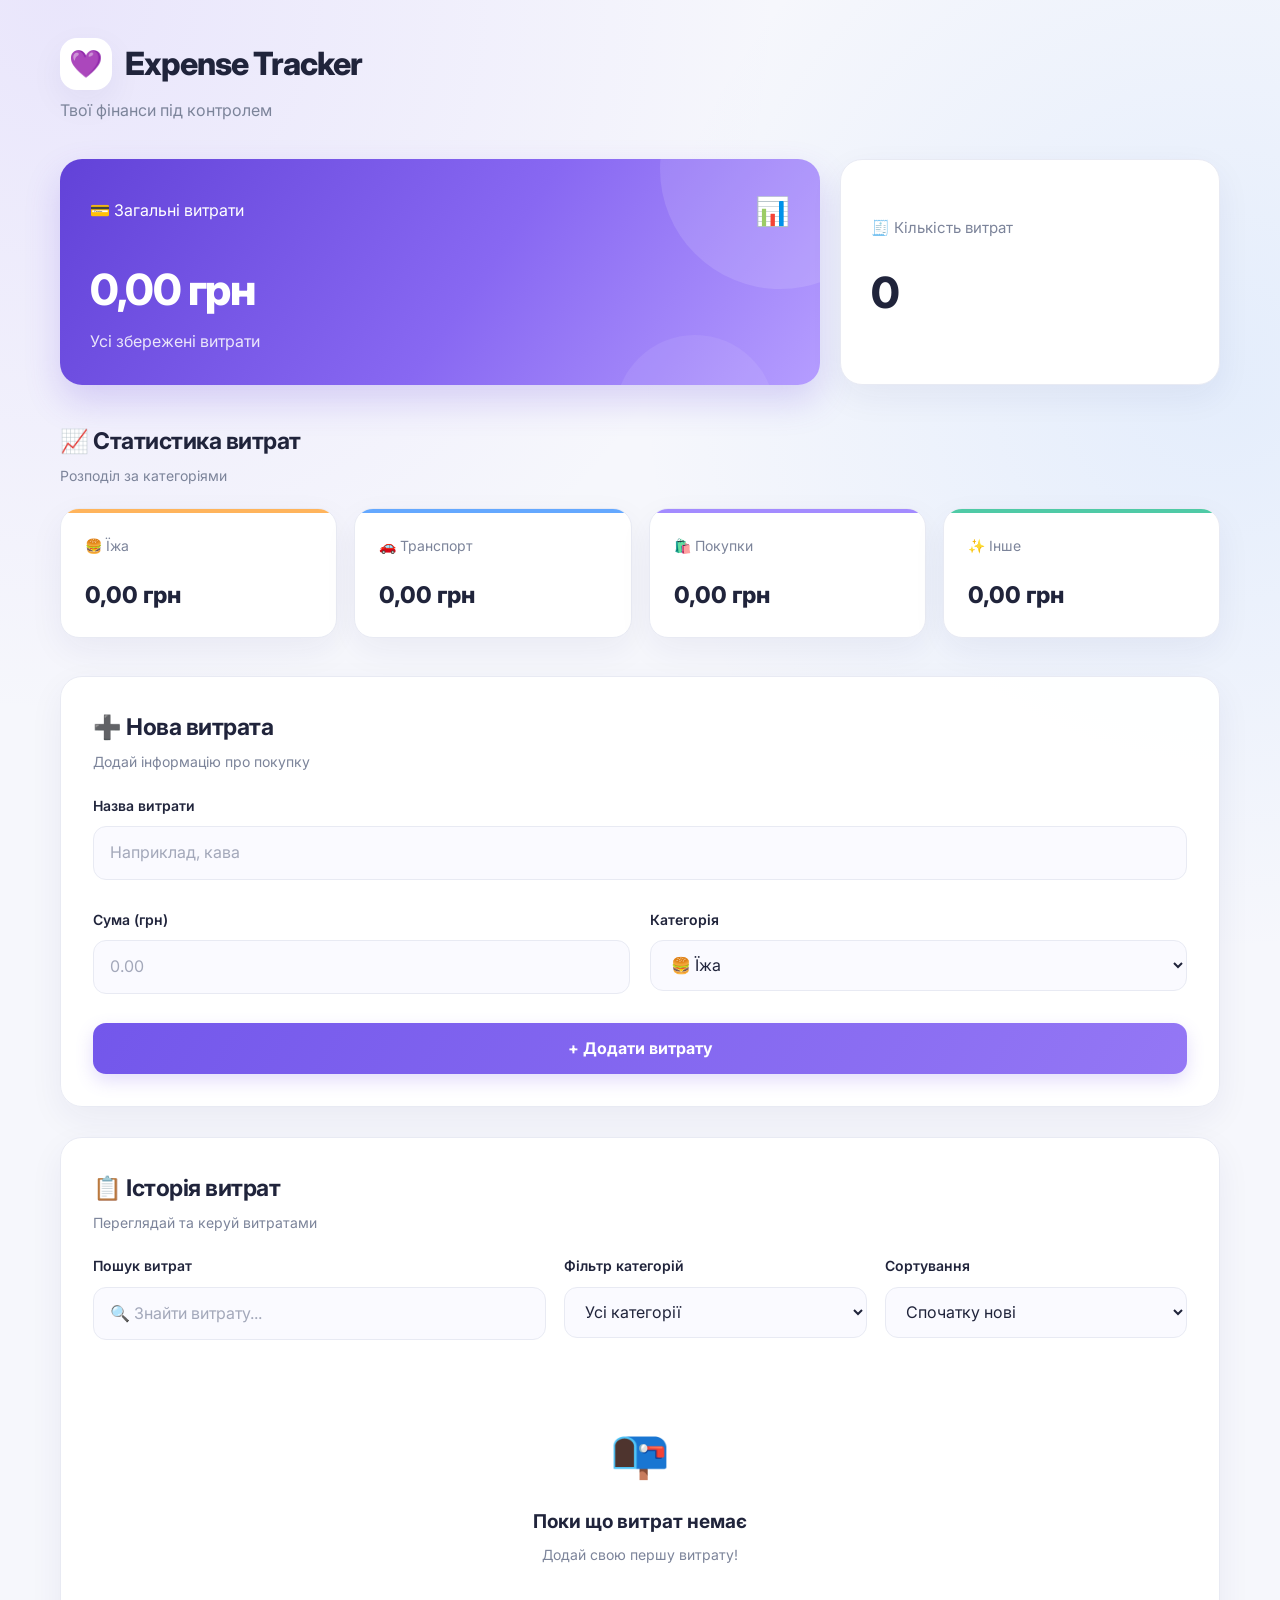
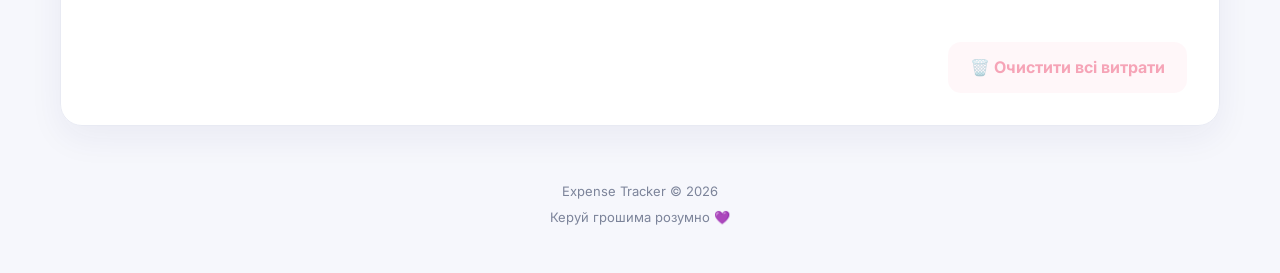
<file: expense tracker/index.html>
<!DOCTYPE html>
<html lang="uk">
<head>
  <meta charset="UTF-8">
  <meta name="viewport"
        content="width=device-width, initial-scale=1.0">

  <meta name="theme-color" content="#f7f7ff">
  <meta name="description"
        content="Expense Tracker — облік особистих витрат">

  <title>Expense Tracker | Мої фінанси</title>

  <link rel="stylesheet" href="style.css">
  <script src="script.js" defer></script>
</head>

<body>
  <div class="app-container">

    <!-- Шапка сайту -->
    <header class="header">
      <div class="logo">
        <span class="logo-icon">💜</span>
        <h1>Expense Tracker</h1>
      </div>

      <p class="subtitle">
        Твої фінанси під контролем
      </p>
    </header>

    <main>

      <!-- Загальна статистика -->
      <section class="dashboard">
        <div class="balance-card">
          <div class="card-header">
            <span>💳 Загальні витрати</span>
            <span class="card-icon">📊</span>
          </div>

          <h2 id="totalAmount">0,00 грн</h2>
          <p>Усі збережені витрати</p>
        </div>

        <div class="info-card">
          <span>🧾 Кількість витрат</span>
          <h3 id="expenseCount">0</h3>
        </div>
      </section>

      <!-- Статистика за категоріями -->
      <section class="statistics">
        <div class="section-heading">
          <h2>📈 Статистика витрат</h2>
          <p>Розподіл за категоріями</p>
        </div>

        <div class="stats-grid">
          <div class="stat-card food">
            <span>🍔 Їжа</span>
            <h3 id="foodTotal">0,00 грн</h3>
          </div>

          <div class="stat-card transport">
            <span>🚗 Транспорт</span>
            <h3 id="transportTotal">0,00 грн</h3>
          </div>

          <div class="stat-card shopping">
            <span>🛍️ Покупки</span>
            <h3 id="shoppingTotal">0,00 грн</h3>
          </div>

          <div class="stat-card other">
            <span>✨ Інше</span>
            <h3 id="otherTotal">0,00 грн</h3>
          </div>
        </div>
      </section>

      <!-- Форма додавання -->
      <section class="form-section">
        <div class="section-heading">
          <h2>➕ Нова витрата</h2>
          <p>Додай інформацію про покупку</p>
        </div>

        <form id="expenseForm" novalidate>

          <div class="form-group">
            <label for="expenseName">
              Назва витрати
            </label>

            <input
              type="text"
              id="expenseName"
              placeholder="Наприклад, кава"
              maxlength="100"
              required
            >

            <small class="error"
                   id="nameError"
                   aria-live="polite"></small>
          </div>

          <div class="form-row">
            <div class="form-group">
              <label for="expenseAmount">
                Сума (грн)
              </label>

              <input
                type="number"
                id="expenseAmount"
                placeholder="0.00"
                min="0.01"
                step="0.01"
                required
              >

              <small class="error"
                     id="amountError"
                     aria-live="polite"></small>
            </div>

            <div class="form-group">
              <label for="expenseCategory">
                Категорія
              </label>

              <select id="expenseCategory">
                <option value="Їжа">
                  🍔 Їжа
                </option>
                <option value="Транспорт">
                  🚗 Транспорт
                </option>
                <option value="Покупки">
                  🛍️ Покупки
                </option>
                <option value="Інше">
                  ✨ Інше
                </option>
              </select>
            </div>
          </div>

          <button type="submit"
                  class="btn btn-primary">
            + Додати витрату
          </button>

        </form>
      </section>

      <!-- Список витрат -->
      <section class="expenses-section">

        <div class="section-heading">
          <h2>📋 Історія витрат</h2>
          <p>Переглядай та керуй витратами</p>
        </div>

        <!-- Пошук і фільтрація -->
        <div class="toolbar">

          <div class="search-box">
            <label for="searchInput">
              Пошук витрат
            </label>

            <input
              type="search"
              id="searchInput"
              placeholder="🔍 Знайти витрату..."
            >
          </div>

          <div class="filter-box">
            <label for="categoryFilter">
              Фільтр категорій
            </label>

            <select id="categoryFilter">
              <option value="all">
                Усі категорії
              </option>
              <option value="Їжа">Їжа</option>
              <option value="Транспорт">
                Транспорт
              </option>
              <option value="Покупки">
                Покупки
              </option>
              <option value="Інше">Інше</option>
            </select>
          </div>

        </div>

        <!-- Список створюється через JavaScript -->
        <div id="expenseList"
             class="expense-list"
             aria-live="polite">
        </div>

        <!-- Повідомлення про порожній список -->
        <div id="emptyState" class="empty-state">
          <div class="empty-icon">📭</div>
          <h3>Поки що витрат немає</h3>
          <p>Додай свою першу витрату!</p>
        </div>

        <!-- Очищення -->
        <div class="expenses-footer">
          <button
            type="button"
            id="clearAllBtn"
            class="btn btn-danger">
            🗑️ Очистити всі витрати
          </button>
        </div>

      </section>

    </main>

    <footer class="footer">
      <p>Expense Tracker © 2026</p>
      <p>Керуй грошима розумно 💜</p>
    </footer>

  </div>
</body>
</html>
</file>
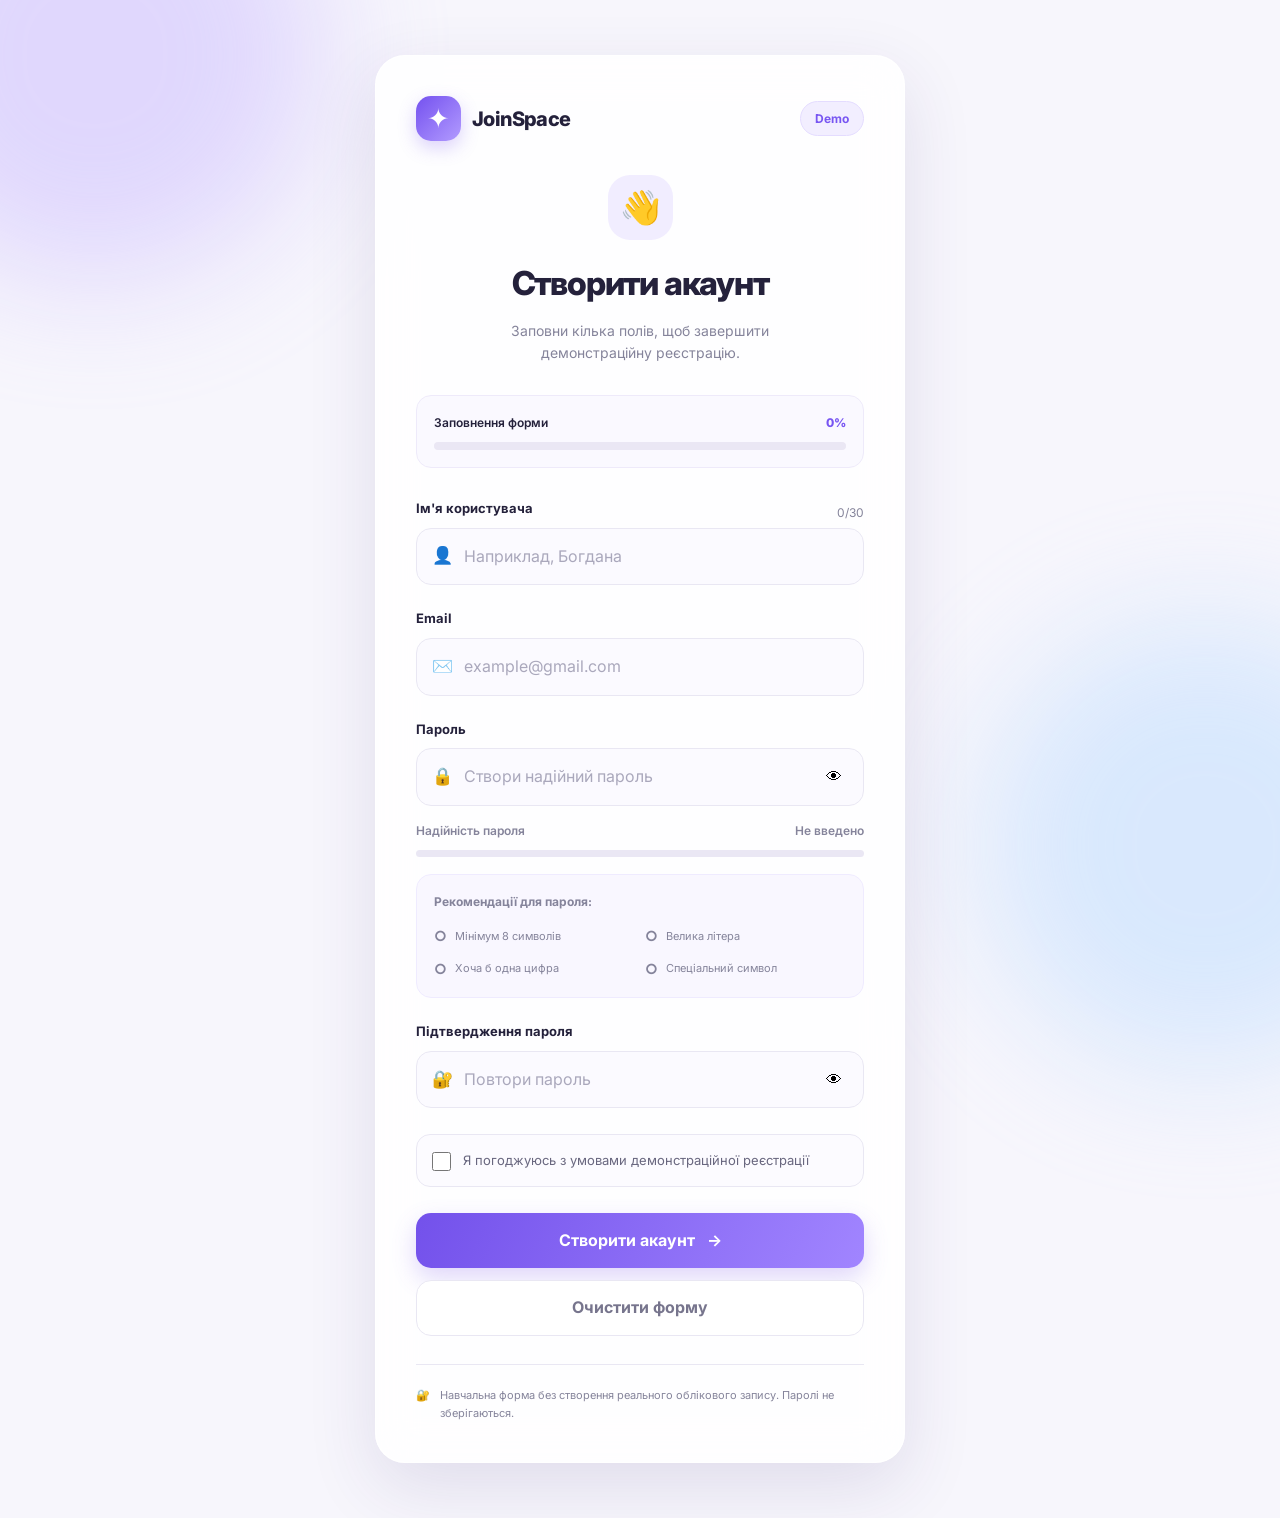
<file: registration-form/index.html>
<!DOCTYPE html>
<html lang="uk">
<head>
  <meta charset="UTF-8">
  <meta name="viewport"
        content="width=device-width, initial-scale=1.0">
  <meta name="theme-color" content="#f7f6ff">
  <meta name="description"
        content="Інтерактивна навчальна форма реєстрації">

  <title>JoinSpace | Реєстрація</title>

  <link rel="stylesheet" href="style.css">
  <script src="script.js" defer></script>
</head>

<body>
  <main class="page">

    <section class="register-card"
             aria-labelledby="pageTitle">

      <!-- Бренд -->
      <header class="brand-header">
        <div class="brand">
          <span class="brand-icon"
                aria-hidden="true">✦</span>
          <span class="brand-name">JoinSpace</span>
        </div>

        <span class="demo-badge">Demo</span>
      </header>

      <!-- Заголовок -->
      <div class="form-header">
        <div class="welcome-icon"
             aria-hidden="true">👋</div>

        <h1 id="pageTitle">Створити акаунт</h1>

        <p>
          Заповни кілька полів, щоб завершити
          демонстраційну реєстрацію.
        </p>
      </div>

      <!-- Прогрес -->
      <div class="progress-section">
        <div class="progress-heading">
          <span>Заповнення форми</span>
          <span id="progressText">0%</span>
        </div>

        <div class="progress-track"
             role="progressbar"
             id="formProgress"
             aria-label="Прогрес заповнення"
             aria-valuemin="0"
             aria-valuemax="100"
             aria-valuenow="0">
          <div class="progress-fill"
               id="progressFill"></div>
        </div>
      </div>

      <!-- Форма -->
      <form id="registrationForm" novalidate>

        <!-- Ім'я -->
        <div class="form-group">
          <div class="label-row">
            <label for="username">
              Ім'я користувача
            </label>

            <span class="field-counter"
                  id="usernameCounter">0/30</span>
          </div>

          <div class="input-wrapper">
            <span class="input-icon"
                  aria-hidden="true">👤</span>

            <input
              type="text"
              id="username"
              name="username"
              placeholder="Наприклад, Богдана"
              autocomplete="username"
              minlength="3"
              maxlength="30"
              aria-describedby="usernameError"
              required>
          </div>

          <small class="error"
                 id="usernameError"
                 aria-live="polite"></small>
        </div>

        <!-- Email -->
        <div class="form-group">
          <label for="email">Email</label>

          <div class="input-wrapper">
            <span class="input-icon"
                  aria-hidden="true">✉️</span>

            <input
              type="email"
              id="email"
              name="email"
              placeholder="example@gmail.com"
              autocomplete="email"
              aria-describedby="emailError"
              required>
          </div>

          <small class="error"
                 id="emailError"
                 aria-live="polite"></small>
        </div>

        <!-- Пароль -->
        <div class="form-group">
          <label for="password">Пароль</label>

          <div class="input-wrapper password-wrapper">
            <span class="input-icon"
                  aria-hidden="true">🔒</span>

            <input
              type="password"
              id="password"
              name="password"
              placeholder="Створи надійний пароль"
              autocomplete="new-password"
              minlength="8"
              aria-describedby="passwordRules passwordError"
              required>

            <button
              type="button"
              class="toggle-password"
              data-target="password"
              aria-label="Показати пароль"
              aria-pressed="false">
              👁
            </button>
          </div>

          <!-- Надійність -->
          <div class="password-strength">
            <div class="strength-heading">
              <span>Надійність пароля</span>
              <span id="strengthText">
                Не введено
              </span>
            </div>

            <div class="strength-track">
              <span id="strengthFill"></span>
            </div>
          </div>

          <!-- Правила пароля -->
          <div class="password-rules"
               id="passwordRules">

            <p class="rules-title">
              Рекомендації для пароля:
            </p>

            <div class="rule"
                 id="ruleLength">
              <span class="rule-icon">○</span>
              Мінімум 8 символів
            </div>

            <div class="rule"
                 id="ruleUppercase">
              <span class="rule-icon">○</span>
              Велика літера
            </div>

            <div class="rule"
                 id="ruleNumber">
              <span class="rule-icon">○</span>
              Хоча б одна цифра
            </div>

            <div class="rule"
                 id="ruleSpecial">
              <span class="rule-icon">○</span>
              Спеціальний символ
            </div>
          </div>

          <small class="error"
                 id="passwordError"
                 aria-live="polite"></small>
        </div>

        <!-- Підтвердження -->
        <div class="form-group">
          <label for="confirmPassword">
            Підтвердження пароля
          </label>

          <div class="input-wrapper password-wrapper">
            <span class="input-icon"
                  aria-hidden="true">🔐</span>

            <input
              type="password"
              id="confirmPassword"
              name="confirmPassword"
              placeholder="Повтори пароль"
              autocomplete="new-password"
              aria-describedby="confirmPasswordError"
              required>

            <button
              type="button"
              class="toggle-password"
              data-target="confirmPassword"
              aria-label="Показати пароль"
              aria-pressed="false">
              👁
            </button>
          </div>

          <small class="error"
                 id="confirmPasswordError"
                 aria-live="polite"></small>
        </div>

        <!-- Умови -->
        <div class="terms-group">
          <label class="checkbox-label">
            <input
              type="checkbox"
              id="terms"
              name="terms"
              aria-describedby="termsError"
              required>

            <span>
              Я погоджуюсь з умовами
              демонстраційної реєстрації
            </span>
          </label>

          <small class="error"
                 id="termsError"
                 aria-live="polite"></small>
        </div>

        <!-- Кнопки -->
        <div class="form-actions">
          <button
            type="submit"
            class="submit-btn"
            id="submitBtn">
            Створити акаунт
            <span aria-hidden="true">→</span>
          </button>

          <button
            type="reset"
            class="reset-btn"
            id="resetBtn">
            Очистити форму
          </button>
        </div>

        <!-- Повідомлення -->
        <div
          id="formMessage"
          class="form-message"
          role="status"
          aria-live="polite">
        </div>

      </form>

      <footer class="card-footer">
        <span aria-hidden="true">🔐</span>
        <p>
          Навчальна форма без створення
          реального облікового запису.
          Паролі не зберігаються.
        </p>
      </footer>

    </section>
  </main>
</body>
</html>
</file>
<file: expense tracker/style.css>
@import url('https://fonts.googleapis.com/css2?family=Inter:wght@400;500;600;700;800&display=swap');

:root {
  --primary: #7357eb;
  --primary-dark: #5637d5;
  --primary-light: #eee9ff;
  --bg: #f6f7fc;
  --surface: #ffffff;
  --text: #20243b;
  --muted: #7c849a;
  --border: #e8eaf3;
  --danger: #ed4b70;
  --radius: 22px;
  --shadow: 0 12px 35px rgba(42, 37, 94, 0.06);
}

* {
  box-sizing: border-box;
  margin: 0;
  padding: 0;
}

html {
  scroll-behavior: smooth;
}

body {
  min-height: 100vh;
  font-family: 'Inter', sans-serif;
  color: var(--text);
  line-height: 1.6;
  background:
    radial-gradient(
      circle at 5% 0%,
      rgba(167, 139, 250, 0.16),
      transparent 32%
    ),
    radial-gradient(
      circle at 95% 20%,
      rgba(96, 165, 250, 0.12),
      transparent 30%
    ),
    var(--bg);
}

button,
input,
select {
  font: inherit;
}

button {
  -webkit-tap-highlight-color: transparent;
}

.app-container {
  width: min(100% - 40px, 1160px);
  margin: auto;
  padding: 38px 0 20px;
}

/* HEADER */

.header {
  margin-bottom: 35px;
  animation: fadeUp 0.6s ease both;
}

.logo {
  display: flex;
  align-items: center;
  gap: 13px;
}

.logo-icon {
  display: grid;
  place-items: center;
  width: 52px;
  height: 52px;
  font-size: 27px;
  border-radius: 17px;
  background: white;
  box-shadow: var(--shadow);
}

.logo h1 {
  font-size: clamp(23px, 4vw, 32px);
  font-weight: 800;
  letter-spacing: -1px;
}

.subtitle {
  margin-top: 8px;
  color: var(--muted);
}

/* DASHBOARD */

.dashboard {
  display: grid;
  grid-template-columns: 2fr 1fr;
  gap: 20px;
  margin-bottom: 38px;
}

.balance-card {
  position: relative;
  overflow: hidden;
  min-height: 205px;
  padding: 30px;
  border-radius: var(--radius);
  color: white;
  background: linear-gradient(
    125deg,
    #6242d8 0%,
    #8868f2 55%,
    #b59dff 100%
  );
  box-shadow: 0 16px 35px rgba(111, 79, 222, 0.22);
  animation: fadeUp 0.7s ease both;
}

.balance-card::before {
  content: '';
  position: absolute;
  width: 240px;
  height: 240px;
  right: -80px;
  top: -110px;
  border-radius: 50%;
  background: rgba(255, 255, 255, 0.12);
}

.balance-card::after {
  content: '';
  position: absolute;
  width: 160px;
  height: 160px;
  right: 45px;
  bottom: -110px;
  border-radius: 50%;
  background: rgba(255, 255, 255, 0.08);
}

.card-header {
  position: relative;
  z-index: 1;
  display: flex;
  justify-content: space-between;
  align-items: center;
}

.card-icon {
  font-size: 28px;
}

.balance-card h2 {
  position: relative;
  z-index: 1;
  margin: 22px 0 5px;
  font-size: clamp(28px, 4vw, 43px);
  font-weight: 800;
  letter-spacing: -1.5px;
  overflow-wrap: anywhere;
}

.balance-card p {
  position: relative;
  z-index: 1;
  opacity: 0.85;
}

.info-card {
  display: flex;
  flex-direction: column;
  justify-content: center;
  padding: 30px;
  border: 1px solid var(--border);
  border-radius: var(--radius);
  background: var(--surface);
  box-shadow: var(--shadow);
  animation: fadeUp 0.8s ease both;
}

.info-card span {
  color: var(--muted);
  font-size: 15px;
}

.info-card h3 {
  margin-top: 18px;
  font-size: 43px;
  font-weight: 800;
}

/* SECTION HEADINGS */

.section-heading {
  margin-bottom: 21px;
}

.section-heading h2 {
  font-size: clamp(19px, 3vw, 23px);
  font-weight: 700;
  letter-spacing: -0.5px;
}

.section-heading p {
  margin-top: 5px;
  color: var(--muted);
  font-size: 14px;
}

/* CATEGORY STATISTICS */

.statistics {
  margin-bottom: 38px;
}

.stats-grid {
  display: grid;
  grid-template-columns: repeat(4, minmax(0, 1fr));
  gap: 17px;
}

.stat-card {
  position: relative;
  overflow: hidden;
  min-width: 0;
  padding: 24px;
  border: 1px solid var(--border);
  border-radius: 19px;
  background: white;
  box-shadow: var(--shadow);
  transition:
    transform 0.3s ease,
    box-shadow 0.3s ease;
}

.stat-card:hover {
  transform: translateY(-6px);
  box-shadow: 0 18px 35px rgba(40, 35, 90, 0.11);
}

.stat-card::before {
  content: '';
  position: absolute;
  top: 0;
  left: 0;
  width: 100%;
  height: 4px;
  background: var(--accent);
}

.stat-card span {
  color: var(--muted);
  font-size: 14px;
}

.stat-card h3 {
  margin-top: 18px;
  font-size: clamp(17px, 2vw, 23px);
  font-weight: 800;
  overflow-wrap: anywhere;
}

.food {
  --accent: #ffb45c;
}

.transport {
  --accent: #64a8ff;
}

.shopping {
  --accent: #a38bff;
}

.other {
  --accent: #4fcaa6;
}

/* MAIN PANELS */

.form-section,
.expenses-section {
  padding: 32px;
  margin-bottom: 30px;
  border: 1px solid var(--border);
  border-radius: var(--radius);
  background: rgba(255, 255, 255, 0.94);
  box-shadow: var(--shadow);
  animation: fadeUp 0.7s ease both;
}

/* FORM */

.form-group {
  display: flex;
  flex-direction: column;
  gap: 9px;
  margin-bottom: 20px;
}

.form-group label,
.search-box label,
.filter-box label {
  font-size: 14px;
  font-weight: 600;
}

.form-row {
  display: grid;
  grid-template-columns: 1fr 1fr;
  gap: 20px;
}

input,
select {
  width: 100%;
  min-height: 51px;
  padding: 13px 16px;
  border: 1px solid var(--border);
  border-radius: 13px;
  outline: none;
  color: var(--text);
  background: #fafaff;
  transition:
    border-color 0.25s,
    box-shadow 0.25s,
    background 0.25s;
}

input::placeholder {
  color: #a3a8ba;
}

input:hover,
select:hover {
  border-color: #c9bdf9;
}

input:focus,
select:focus {
  border-color: var(--primary);
  background: white;
  box-shadow: 0 0 0 4px rgba(115, 87, 235, 0.11);
}

input.invalid,
select.invalid {
  border-color: var(--danger);
  background: #fff8fa;
}

.error {
  min-height: 0;
  color: var(--danger);
  font-size: 12px;
  font-weight: 500;
}

/* BUTTONS */

.btn {
  display: inline-flex;
  justify-content: center;
  align-items: center;
  gap: 8px;
  min-height: 49px;
  padding: 13px 22px;
  border: none;
  border-radius: 13px;
  font-weight: 700;
  cursor: pointer;
  transition:
    transform 0.25s,
    background 0.25s,
    box-shadow 0.25s;
}

.btn-primary {
  width: 100%;
  color: white;
  background: linear-gradient(
    120deg,
    #7357eb,
    #9477f5
  );
  box-shadow: 0 7px 18px rgba(115, 87, 235, 0.2);
}

.btn-primary:hover {
  transform: translateY(-2px);
  box-shadow: 0 12px 25px rgba(115, 87, 235, 0.3);
}

.btn-primary:active,
.btn-danger:active {
  transform: scale(0.98);
}

.btn-danger {
  color: var(--danger);
  background: #fff0f4;
}

.btn-danger:hover {
  color: white;
  background: var(--danger);
}

.btn:disabled,
.delete-btn:disabled {
  opacity: 0.5;
  cursor: not-allowed;
  transform: none;
}

button:focus-visible {
  outline: 3px solid #a995ff;
  outline-offset: 3px;
}

/* SEARCH AND FILTER */

.toolbar {
  display: grid;
  grid-template-columns: 1.6fr 1fr;
  gap: 18px;
  margin-bottom: 25px;
}

.search-box,
.filter-box {
  display: flex;
  flex-direction: column;
  gap: 9px;
}

/* EXPENSE LIST */

.expense-list {
  display: flex;
  flex-direction: column;
  gap: 13px;
}

.expense-item {
  display: flex;
  justify-content: space-between;
  align-items: center;
  gap: 16px;
  padding: 19px;
  border: 1px solid var(--border);
  border-radius: 15px;
  background: #fcfcff;
  transition:
    background 0.25s,
    border-color 0.25s,
    transform 0.25s;
}

.expense-item:hover {
  transform: translateX(3px);
  border-color: #d5caff;
  background: #faf8ff;
}

.expense-info {
  min-width: 0;
}

.expense-info h3 {
  font-size: 16px;
  font-weight: 700;
  overflow-wrap: anywhere;
}

.expense-info p {
  margin-top: 5px;
  color: var(--muted);
  font-size: 13px;
}

.expense-actions {
  display: flex;
  align-items: center;
  gap: 17px;
}

.expense-amount {
  font-size: 16px;
  font-weight: 800;
  white-space: nowrap;
}

.delete-btn {
  display: grid;
  place-items: center;
  min-width: 42px;
  min-height: 42px;
  padding: 10px;
  border: none;
  border-radius: 11px;
  color: var(--danger);
  background: #fff0f4;
  cursor: pointer;
  transition: 0.25s;
}

.delete-btn:hover {
  color: white;
  background: var(--danger);
  transform: scale(1.05);
}

/* EMPTY STATE */

.empty-state {
  padding: 50px 20px;
  text-align: center;
  color: var(--muted);
}

.empty-icon {
  margin-bottom: 15px;
  font-size: 48px;
}

.empty-state h3 {
  margin-bottom: 7px;
  color: var(--text);
  font-size: 19px;
}

.empty-state p {
  font-size: 14px;
}

.expenses-footer {
  display: flex;
  justify-content: flex-end;
  margin-top: 25px;
}

/* FOOTER */

.footer {
  padding: 25px 10px;
  color: var(--muted);
  text-align: center;
  font-size: 13px;
}

.footer p + p {
  margin-top: 5px;
}

/* ANIMATIONS */

@keyframes fadeUp {
  from {
    opacity: 0;
    transform: translateY(18px);
  }

  to {
    opacity: 1;
    transform: translateY(0);
  }
}

/* TABLETS */

@media (max-width: 900px) {
  .stats-grid {
    grid-template-columns: repeat(2, minmax(0, 1fr));
  }
}

/* PHONES */

@media (max-width: 650px) {
  .app-container {
    width: min(100% - 28px, 1160px);
    padding-top: 23px;
  }

  .header {
    margin-bottom: 25px;
  }

  .logo-icon {
    width: 45px;
    height: 45px;
  }

  .dashboard,
  .form-row,
  .toolbar {
    grid-template-columns: 1fr;
  }

  .dashboard,
  .statistics {
    margin-bottom: 27px;
  }

  .balance-card {
    min-height: 180px;
    padding: 25px;
  }

  .info-card {
    padding: 23px;
  }

  .info-card h3 {
    margin-top: 8px;
    font-size: 32px;
  }

  .stats-grid {
    gap: 11px;
  }

  .stat-card {
    padding: 17px;
  }

  .stat-card h3 {
    margin-top: 12px;
  }

  .form-section,
  .expenses-section {
    padding: 21px;
  }

  .expense-item {
    flex-direction: column;
    align-items: stretch;
  }

  .expense-actions {
    justify-content: space-between;
  }

  .expenses-footer .btn {
    width: 100%;
  }
}

/* ACCESSIBILITY */

@media (prefers-reduced-motion: reduce) {
  *,
  *::before,
  *::after {
    animation: none !important;
    transition: none !important;
    scroll-behavior: auto !important;
  }
}

/* Приховуємо порожній стан, коли є витрати */
.empty-state[hidden] {
    display: none;
  }
  
  /* Плавне натискання кнопок */
  .delete-btn:active {
    transform: scale(0.92);
  }
  
  /* Доступне виділення полів */
  input[aria-invalid="true"] {
    border-color: var(--danger);
  }

/* Сортування */
@media (min-width: 651px) {
    .toolbar {
      grid-template-columns: 1.5fr 1fr 1fr;
    }
  }
  
  /* Кнопка редагування */
  .edit-btn {
    background: #f0edff;
    color: #7357eb;
  }
  
  .edit-btn:hover {
    background: #7357eb;
    color: white;
  }
  
  /* Сповіщення */
  .app-toast {
    position: fixed;
    right: 24px;
    bottom: 24px;
    z-index: 1000;
    max-width: min(350px, calc(100vw - 32px));
    padding: 15px 22px;
    border-radius: 14px;
    background: #26233d;
    color: white;
    font-size: 14px;
    font-weight: 600;
    box-shadow: 0 12px 35px rgba(0, 0, 0, 0.18);
    opacity: 0;
    visibility: hidden;
    transform: translateY(20px);
    transition: 0.3s;
    pointer-events: none;
  }
  
  .app-toast.show {
    opacity: 1;
    visibility: visible;
    transform: translateY(0);
  }
  
  .app-toast.error {
    background: #ed4b70;
  }
  
  @media (max-width: 650px) {
    .app-toast {
      left: 16px;
      right: 16px;
      bottom: 16px;
      max-width: none;
      text-align: center;
    }
  
    .expense-actions {
      flex-wrap: wrap;
      gap: 10px;
    }
  }
  
  @media (prefers-reduced-motion: reduce) {
    .app-toast {
      transition: none;
    }
  }
</file>
<file: registration-form/style.css>
@import url('https://fonts.googleapis.com/css2?family=Inter:wght@400;500;600;700;800&display=swap');

:root {
  --primary: #7856f2;
  --primary-dark: #5d3ed8;
  --primary-soft: #f0ebff;
  --background: #f7f6fc;
  --surface: #ffffff;
  --text: #24213b;
  --muted: #85849b;
  --border: #e9e7f3;
  --danger: #ed4d72;
  --success: #20b486;
  --shadow: 0 24px 70px rgba(58, 43, 116, .12);
}

* {
  box-sizing: border-box;
  margin: 0;
  padding: 0;
}

html {
  scroll-behavior: smooth;
}

body {
  min-height: 100vh;
  font-family: 'Inter', sans-serif;
  color: var(--text);
  line-height: 1.6;
  background: var(--background);
}

button,
input {
  font: inherit;
}

/* BACKGROUND */

.page {
  position: relative;
  isolation: isolate;
  display: flex;
  align-items: center;
  justify-content: center;
  min-height: 100vh;
  overflow: hidden;
  padding: 55px 18px;
}

.page::before,
.page::after {
  content: "";
  position: fixed;
  z-index: -1;
  width: 450px;
  height: 450px;
  border-radius: 50%;
  filter: blur(65px);
  opacity: .45;
  pointer-events: none;
  animation: float 12s ease-in-out infinite alternate;
}

.page::before {
  top: -170px;
  left: -130px;
  background: #c4b2ff;
}

.page::after {
  right: -150px;
  bottom: -170px;
  background: #b4d8ff;
  animation-delay: -5s;
}

/* GLASS CARD */

.register-card {
  position: relative;
  width: 100%;
  max-width: 530px;
  padding: 40px;
  border: 1px solid rgba(255, 255, 255, .95);
  border-radius: 30px;
  background: rgba(255, 255, 255, .88);
  backdrop-filter: blur(22px);
  -webkit-backdrop-filter: blur(22px);
  box-shadow: var(--shadow);
  animation: fadeUp .7s ease both;
}

/* BRAND */

.brand-header {
  display: flex;
  align-items: center;
  justify-content: space-between;
  margin-bottom: 34px;
}

.brand {
  display: flex;
  align-items: center;
  gap: 11px;
}

.brand-icon {
  display: grid;
  place-items: center;
  width: 45px;
  height: 45px;
  border-radius: 15px;
  color: white;
  font-size: 27px;
  background: linear-gradient(135deg, #7451ef, #b29bff);
  box-shadow: 0 7px 18px rgba(116, 81, 239, .25);
}

.brand-name {
  font-size: 20px;
  font-weight: 800;
  letter-spacing: -.6px;
}

.demo-badge {
  padding: 7px 14px;
  border: 1px solid #e4dcff;
  border-radius: 30px;
  color: var(--primary);
  background: #f2eeff;
  font-size: 12px;
  font-weight: 700;
}

/* HEADER */

.form-header {
  margin-bottom: 30px;
  text-align: center;
}

.welcome-icon {
  display: grid;
  place-items: center;
  width: 65px;
  height: 65px;
  margin: 0 auto 17px;
  border-radius: 22px;
  background: #f1edff;
  font-size: 33px;
}

.form-header h1 {
  font-size: clamp(25px, 5vw, 33px);
  font-weight: 800;
  letter-spacing: -1.2px;
}

.form-header p {
  max-width: 330px;
  margin: 10px auto 0;
  color: var(--muted);
  font-size: 14px;
}

/* PROGRESS */

.progress-section {
  margin-bottom: 30px;
  padding: 17px;
  border: 1px solid #eeeafa;
  border-radius: 15px;
  background: #faf9ff;
}

.progress-heading,
.strength-heading {
  display: flex;
  justify-content: space-between;
  gap: 10px;
  margin-bottom: 10px;
  font-size: 12px;
  font-weight: 600;
}

.progress-heading span:last-child {
  color: var(--primary);
  font-weight: 800;
}

.progress-track,
.strength-track {
  height: 8px;
  overflow: hidden;
  border-radius: 20px;
  background: #eae7f4;
}

.progress-fill,
.strength-track span {
  display: block;
  width: 0;
  height: 100%;
  border-radius: inherit;
  background: linear-gradient(90deg, #7856f2, #b09aff);
  transition: width .35s ease;
}

/* FORM */

.form-group {
  margin-bottom: 23px;
}

.form-group label {
  display: block;
  margin-bottom: 9px;
  font-size: 13px;
  font-weight: 700;
}

.label-row {
  display: flex;
  justify-content: space-between;
  align-items: center;
}

.field-counter {
  color: var(--muted);
  font-size: 12px;
}

.input-wrapper {
  position: relative;
}

.input-icon {
  position: absolute;
  top: 50%;
  left: 16px;
  transform: translateY(-50%);
  font-size: 17px;
  pointer-events: none;
}

.input-wrapper input {
  width: 100%;
  min-height: 56px;
  padding: 15px 16px 15px 47px;
  border: 1px solid var(--border);
  border-radius: 15px;
  outline: none;
  background: #fbfaff;
  color: var(--text);
  transition: .25s;
}

.input-wrapper input::placeholder {
  color: #aaa8bc;
}

.input-wrapper input:hover {
  border-color: #c7b9fb;
}

.input-wrapper input:focus {
  border-color: var(--primary);
  background: white;
  box-shadow: 0 0 0 4px rgba(120, 86, 242, .11);
}

.input-wrapper input.invalid {
  border-color: var(--danger);
  background: #fff8fa;
}

.input-wrapper input.valid {
  border-color: var(--success);
  background: #fbfffd;
}

/* PASSWORD */

.password-wrapper input {
  padding-right: 58px;
}

.toggle-password {
  position: absolute;
  top: 50%;
  right: 10px;
  transform: translateY(-50%);
  display: grid;
  place-items: center;
  width: 40px;
  height: 40px;
  border: none;
  border-radius: 11px;
  background: transparent;
  cursor: pointer;
  transition: background .2s;
}

.toggle-password:hover {
  background: var(--primary-soft);
}

.password-strength {
  margin-top: 15px;
}

.strength-heading {
  color: var(--muted);
}

.strength-track {
  height: 7px;
}

.strength-track span.weak {
  background: #ed4d72;
}

.strength-track span.medium {
  background: #f5ac38;
}

.strength-track span.strong {
  background: #20b486;
}

/* PASSWORD RULES */

.password-rules {
  display: grid;
  grid-template-columns: 1fr 1fr;
  gap: 10px;
  margin-top: 17px;
  padding: 17px;
  border: 1px solid #efebff;
  border-radius: 15px;
  background: #f9f7ff;
}

.rules-title {
  grid-column: 1 / -1;
  margin-bottom: 4px;
  color: var(--muted);
  font-size: 12px;
  font-weight: 700;
}

.rule {
  display: flex;
  align-items: center;
  gap: 8px;
  color: var(--muted);
  font-size: 11px;
  transition: color .2s;
}

.rule-icon {
  font-size: 14px;
  font-weight: 800;
}

.rule.completed {
  color: var(--success);
}

/* ERROR MESSAGES */

.error {
  display: block;
  margin-top: 7px;
  color: var(--danger);
  font-size: 12px;
  font-weight: 500;
}

.error:empty {
  display: none;
}

/* TERMS */

.terms-group {
  margin: 26px 0;
  padding: 15px;
  border: 1px solid var(--border);
  border-radius: 14px;
  background: #fcfbff;
}

.checkbox-label {
  display: flex;
  align-items: flex-start;
  gap: 12px;
  cursor: pointer;
}

.checkbox-label input {
  flex-shrink: 0;
  width: 19px;
  height: 19px;
  margin-top: 2px;
  accent-color: var(--primary);
  cursor: pointer;
}

.checkbox-label span {
  color: #69677f;
  font-size: 13px;
}

/* BUTTONS */

.form-actions {
  display: flex;
  flex-direction: column;
  gap: 12px;
}

.submit-btn,
.reset-btn {
  display: flex;
  justify-content: center;
  align-items: center;
  gap: 12px;
  width: 100%;
  min-height: 55px;
  padding: 14px 20px;
  border-radius: 15px;
  font-weight: 700;
  cursor: pointer;
  transition:
    transform .25s,
    box-shadow .25s,
    background .25s;
}

.submit-btn {
  border: none;
  color: white;
  background: linear-gradient(115deg, #7351eb, #a185ff);
  box-shadow: 0 10px 24px rgba(115, 81, 235, .23);
}

.submit-btn:hover {
  transform: translateY(-3px);
  box-shadow: 0 15px 30px rgba(115, 81, 235, .33);
}

.reset-btn {
  border: 1px solid var(--border);
  color: #77758d;
  background: white;
}

.reset-btn:hover {
  border-color: #cbbdff;
  color: var(--primary);
  background: var(--primary-soft);
}

.submit-btn:active,
.reset-btn:active {
  transform: scale(.98);
}

/* RESULT MESSAGE */

.form-message {
  margin-top: 18px;
  border-radius: 15px;
  font-size: 13px;
  font-weight: 600;
  text-align: center;
}

.form-message:empty {
  display: none;
}

.form-message.success {
  padding: 17px;
  border: 1px solid #b9f0d9;
  color: #137d60;
  background: #e9fbf4;
}

.form-message.error-message {
  padding: 17px;
  border: 1px solid #ffd2dc;
  color: #bd3152;
  background: #fff0f4;
}

/* FOOTER */

.card-footer {
  display: flex;
  align-items: flex-start;
  gap: 10px;
  margin-top: 28px;
  padding-top: 22px;
  border-top: 1px solid var(--border);
  color: var(--muted);
  font-size: 11px;
}

/* ANIMATIONS */

@keyframes fadeUp {
  from {
    opacity: 0;
    transform: translateY(25px);
  }

  to {
    opacity: 1;
    transform: translateY(0);
  }
}

@keyframes float {
  from {
    transform: translate(0, 0);
  }

  to {
    transform: translate(45px, 35px);
  }
}

/* RESPONSIVE */

@media (max-width: 550px) {
  .page {
    padding: 22px 12px;
  }

  .register-card {
    padding: 25px 21px;
    border-radius: 23px;
  }

  .brand-header {
    margin-bottom: 27px;
  }

  .form-header {
    margin-bottom: 25px;
  }

  .form-header h1 {
    font-size: 26px;
  }

  .password-rules {
    grid-template-columns: 1fr;
  }

  .progress-section {
    padding: 14px;
  }
}

/* ACCESSIBILITY */

button:focus-visible,
input:focus-visible {
  outline: 3px solid #ad99ff;
  outline-offset: 3px;
}

@media (prefers-reduced-motion: reduce) {
  *,
  *::before,
  *::after {
    animation: none !important;
    transition: none !important;
    scroll-behavior: auto !important;
  }
}
</file>
